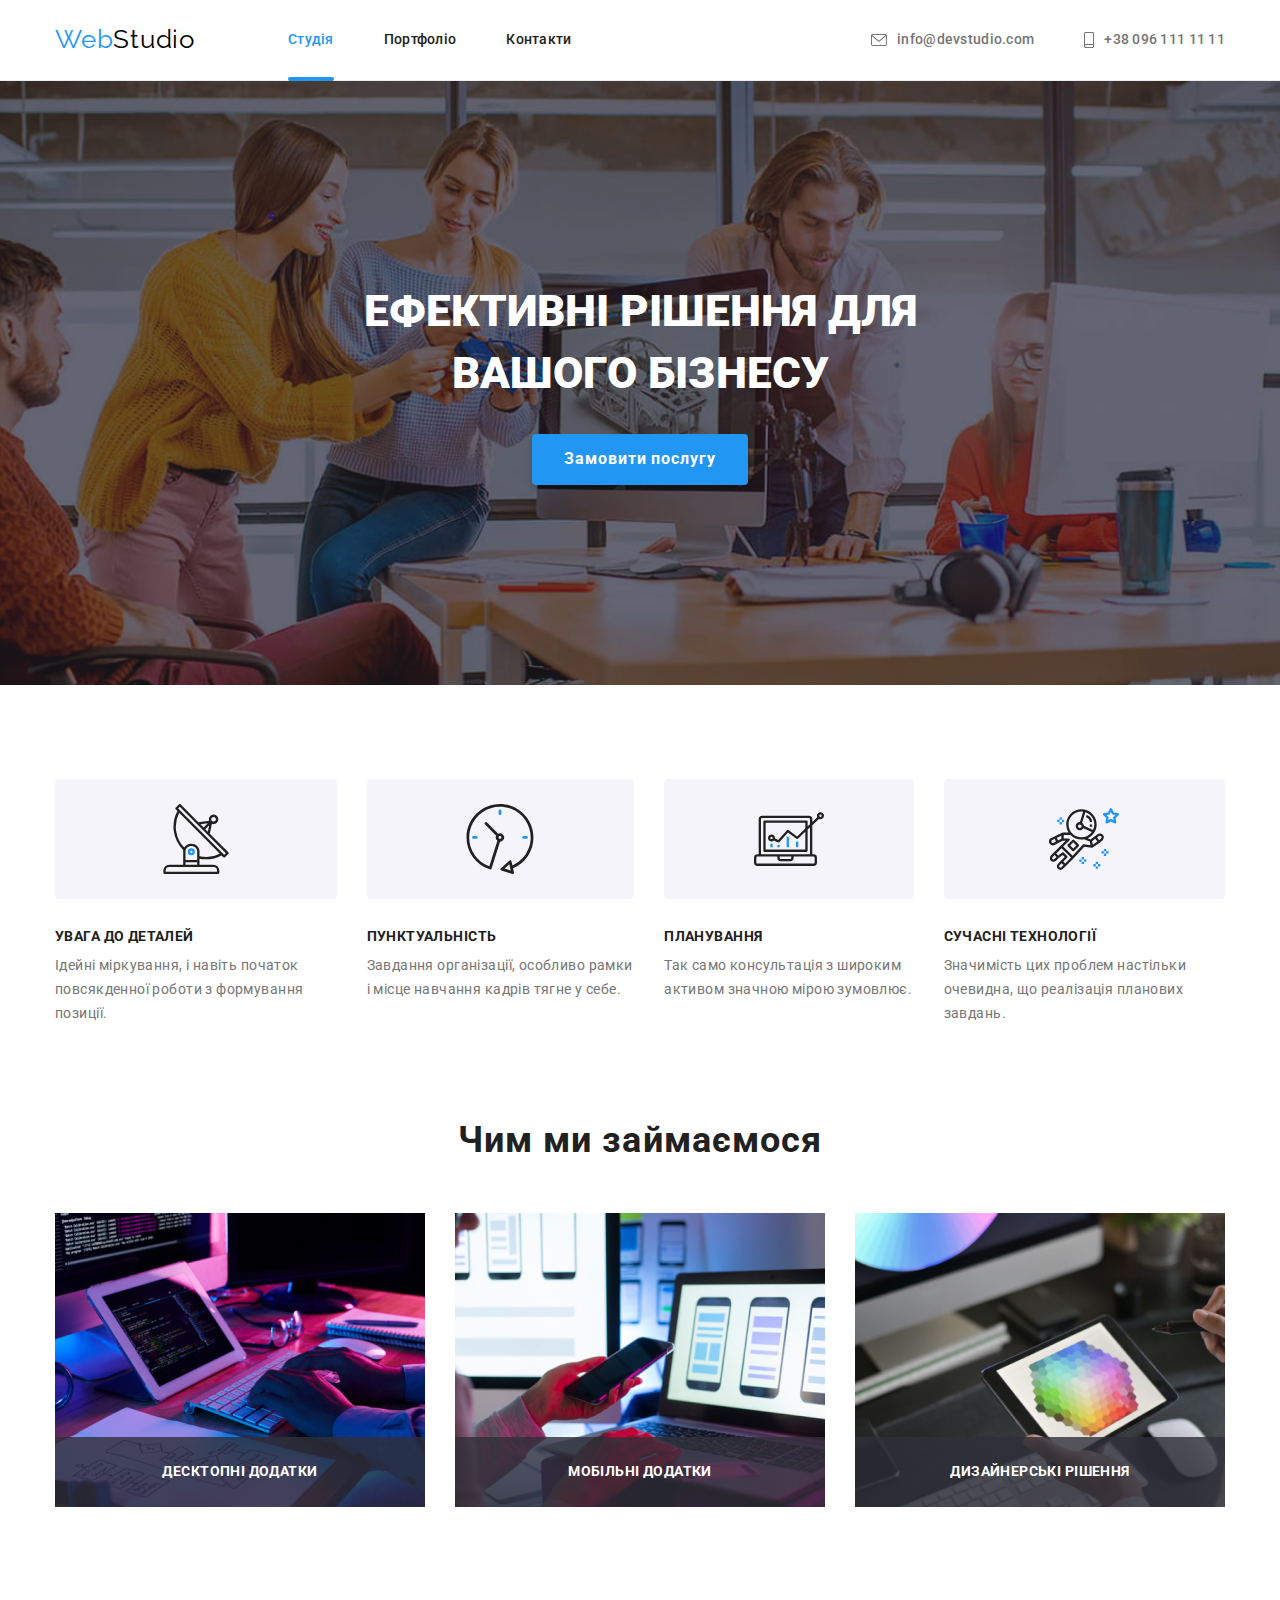
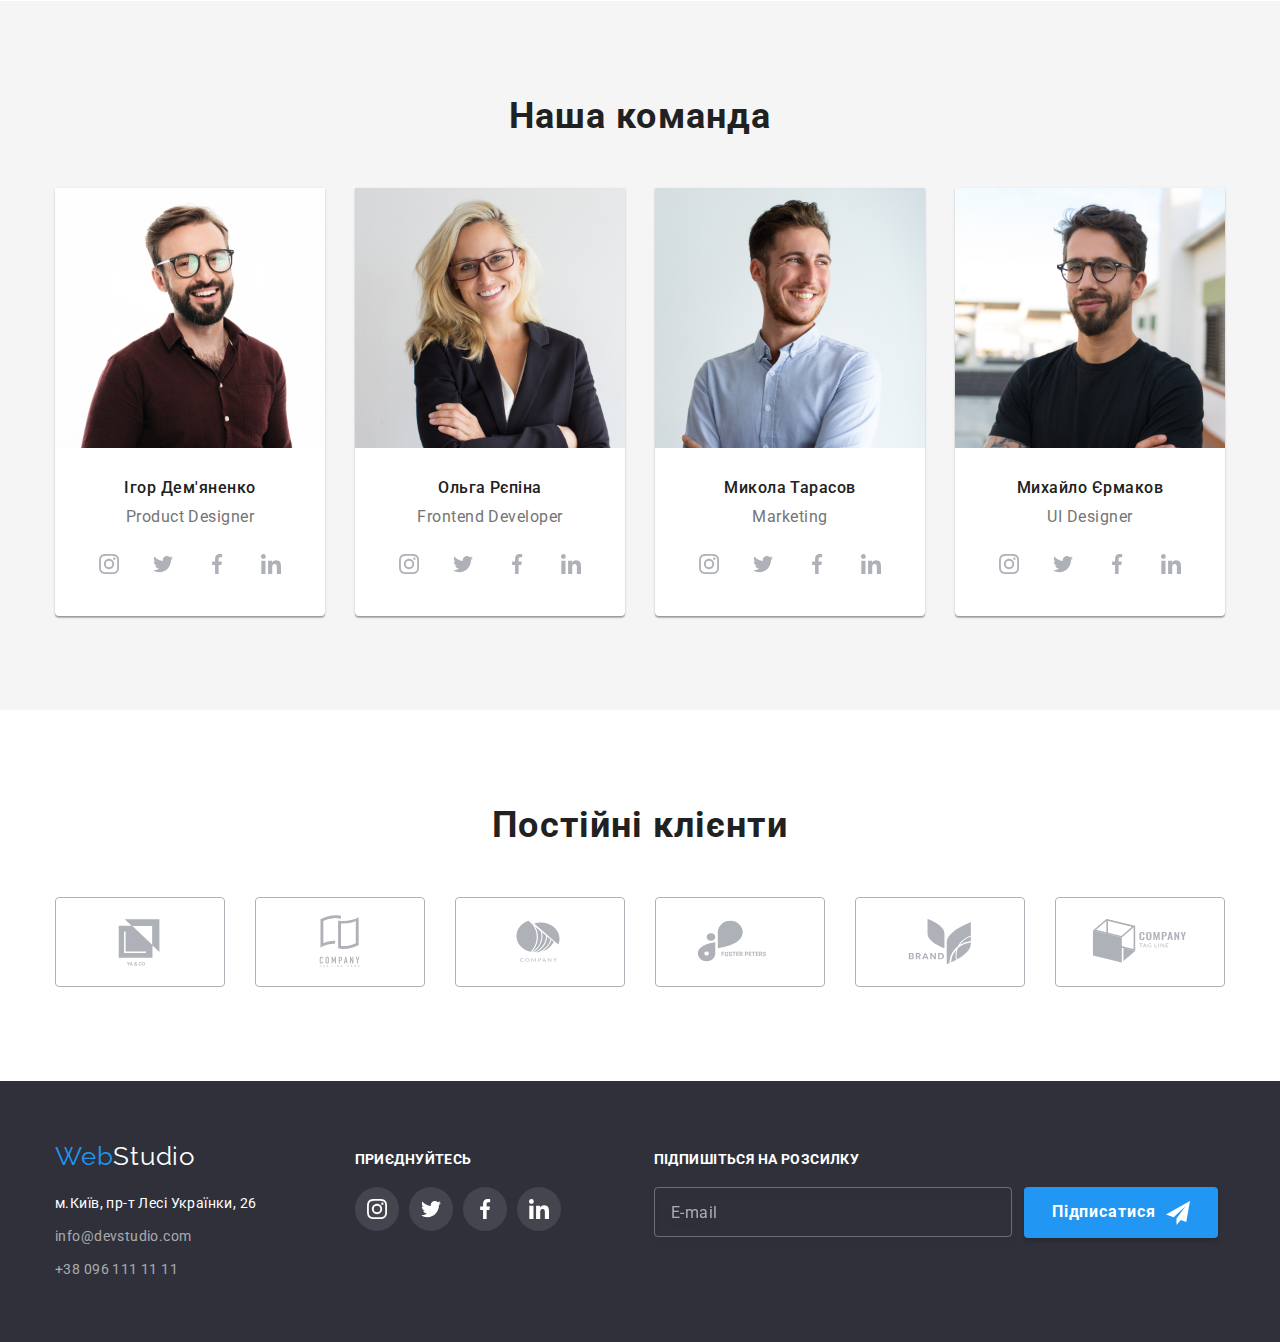
<file: index.html>
<!DOCTYPE html>
<html lang="en">
  <head>
    <meta charset="UTF-8" />
    <meta http-equiv="X-UA-Compatible" content="IE=edge" />
    <meta name="viewport" content="width=device-width, initial-scale=1.0" />
    <title>WebStudio | Студія</title>
    <link rel="preconnect" href="https://fonts.googleapis.com" />
    <link rel="preconnect" href="https://fonts.gstatic.com" crossorigin />
    <link
      href="https://fonts.googleapis.com/css2?family=Raleway:wght@700&family=Roboto:wght@400;500;700;900&display=swap"
      rel="stylesheet"
    />
    <link
      rel="stylesheet"
      href="https://cdnjs.cloudflare.com/ajax/libs/modern-normalize/1.1.0/modern-normalize.min.css"
    />
    <link rel="stylesheet" href="./css/common.css" />
    <link rel="stylesheet" href="./css/styles.css" />
  </head>
  <body>
    <header class="header">
      <div class="container header__container">
        <div class="logo">
          <a class="logo__text" href="./index.html">
            Web<span class="logo__header-studio">Studio</span>
          </a>
        </div>
        <nav class="nav">
          <ul class="nav__list list">
            <li class="nav__item">
              <a class="nav__link nav__link_current" href="./">Студія</a>
            </li>
            <li class="nav__item">
              <a class="nav__link" href="./portfolio.html">Портфоліо</a>
            </li>
            <li class="nav__item">
              <a class="nav__link" href="./">Контакти</a>
            </li>
          </ul>
        </nav>
        <div class="con">
          <ul class="con__list list">
            <li class="con__item">
              <a class="con__link" href="mailto:info@devstudio.com">
                <svg class="con__icon" width="16" height="12">
                  <use href="./images/sprite.svg#email"></use>
                </svg>
                info@devstudio.com</a
              >
            </li>
            <li class="con__item">
              <a class="con__link" href="tel:+380961111111"
                ><svg class="con__icon" width="10" height="16">
                  <use href="./images/sprite.svg#smartphone"></use>
                </svg>
                +38 096 111 11 11
              </a>
            </li>
          </ul>
        </div>
      </div>
    </header>
    <main class="main">
      <section class="hero">
        <div class="container">
          <h1 class="hero__title">Ефективні рішення для вашого бізнесу</h1>
          <button data-modal-open class="hero__button" type="button">
            Замовити послугу
          </button>
        </div>
      </section>
      <section class="benefits">
        <div class="container">
          <ul class="benefits__list list">
            <li class="benefits__item">
              <div class="icon">
                <svg class="icon__item" width="70" height="70">
                  <use href="./images/sprite.svg#antenna"></use>
                </svg>
              </div>
              <h2 class="benefits__title">Увага до деталей</h2>
              <p class="benefits__text">
                Ідейні міркування, і навіть початок повсякденної роботи з
                формування позиції.
              </p>
            </li>
            <li class="benefits__item">
              <div class="icon">
                <svg class="icon__item" width="70" height="70">
                  <use href="./images/sprite.svg#clock"></use>
                </svg>
              </div>
              <h2 class="benefits__title">Пунктуальність</h2>
              <p class="benefits__text">
                Завдання організації, особливо рамки і місце навчання кадрів
                тягне у себе.
              </p>
            </li>
            <li class="benefits__item">
              <div class="icon">
                <svg class="icon__item" width="70" height="70">
                  <use href="./images/sprite.svg#diagram"></use>
                </svg>
              </div>
              <h2 class="benefits__title">Планування</h2>
              <p class="benefits__text">
                Так само консультація з широким активом значною мірою зумовлює.
              </p>
            </li>
            <li class="benefits__item">
              <div class="icon">
                <svg class="icon__item" width="70" height="70">
                  <use href="./images/sprite.svg#astronaut"></use>
                </svg>
              </div>
              <h2 class="benefits__title">Сучасні технології</h2>
              <p class="benefits__text">
                Значимість цих проблем настільки очевидна, що реалізація
                планових завдань.
              </p>
            </li>
          </ul>
        </div>
      </section>
      <section class="section">
        <div class="container">
          <h2 class="section__title">Чим ми займаємося</h2>
          <ul class="section__list list">
            <li class="section__item">
              <div class="section__thumb">
                <h3 class="section__thumb-title">Десктопні додатки</h3>
              </div>
            </li>
            <li class="section__item">
              <div class="section__thumb">
                <h3 class="section__thumb-title">Мобільні додатки</h3>
              </div>
            </li>
            <li class="section__item">
              <div class="section__thumb">
                <h3 class="section__thumb-title">Дизайнерські рішення</h3>
              </div>
            </li>
          </ul>
        </div>
      </section>
      <section class="team">
        <div class="container">
          <h2 class="team__title">Наша команда</h2>
          <ul class="team__list list">
            <li class="team__card">
              <img src="./images/igor.jpg" alt="Ігор Дем'яненко" width="270" />
              <h2 class="team__name">Ігор Дем'яненко</h2>
              <p class="team__text">Product Designer</p>
              <ul class="team__social-list list">
                <li class="team__item">
                  <a class="team__social-link" href="./">
                    <svg class="team__social-icon" width="20" height="20">
                      <use href="./images/sprite.svg#instagram"></use>
                    </svg>
                  </a>
                </li>
                <li class="team__item">
                  <a class="team__social-link" href="./">
                    <svg class="team__social-icon" width="20" height="20">
                      <use href="./images/sprite.svg#twitter"></use>
                    </svg>
                  </a>
                </li>
                <li class="team__item">
                  <a class="team__social-link" href="./">
                    <svg class="team__social-icon" width="20" height="20">
                      <use href="./images/sprite.svg#facebook"></use>
                    </svg>
                  </a>
                </li>
                <li class="team__item">
                  <a class="team__social-link" href="./">
                    <svg class="team__social-icon" width="20" height="20">
                      <use href="./images/sprite.svg#linkedin"></use>
                    </svg>
                  </a>
                </li>
              </ul>
            </li>
            <li class="team__card">
              <img src="./images/olga.jpg" alt="Ольга Рєпіна" width="270" />
              <h2 class="team__name">Ольга Рєпіна</h2>
              <p class="team__text">Frontend Developer</p>
              <ul class="team__social-list list">
                <li class="team__item">
                  <a class="team__social-link" href="./">
                    <svg class="team__social-icon" width="20" height="20">
                      <use href="./images/sprite.svg#instagram"></use>
                    </svg>
                  </a>
                </li>
                <li class="team__item">
                  <a class="team__social-link" href="./">
                    <svg class="team__social-icon" width="20" height="20">
                      <use href="./images/sprite.svg#twitter"></use>
                    </svg>
                  </a>
                </li>
                <li class="team__item">
                  <a class="team__social-link" href="./">
                    <svg class="team__social-icon" width="20" height="20">
                      <use href="./images/sprite.svg#facebook"></use>
                    </svg>
                  </a>
                </li>
                <li class="team__item">
                  <a class="team__social-link" href="./">
                    <svg class="team__social-icon" width="20" height="20">
                      <use href="./images/sprite.svg#linkedin"></use>
                    </svg>
                  </a>
                </li>
              </ul>
            </li>
            <li class="team__card">
              <img src="./images/mykola.jpg" alt="Микола Тарасов" width="270" />
              <h2 class="team__name">Микола Тарасов</h2>
              <p class="team__text">Marketing</p>
              <ul class="team__social-list list">
                <li class="team__item">
                  <a class="team__social-link" href="./">
                    <svg class="team__social-icon" width="20" height="20">
                      <use href="./images/sprite.svg#instagram"></use>
                    </svg>
                  </a>
                </li>
                <li class="team__item">
                  <a class="team__social-link" href="./">
                    <svg class="team__social-icon" width="20" height="20">
                      <use href="./images/sprite.svg#twitter"></use>
                    </svg>
                  </a>
                </li>
                <li class="team__item">
                  <a class="team__social-link" href="./">
                    <svg class="team__social-icon" width="20" height="20">
                      <use href="./images/sprite.svg#facebook"></use>
                    </svg>
                  </a>
                </li>
                <li class="team__item">
                  <a class="team__social-link" href="./">
                    <svg class="team__social-icon" width="20" height="20">
                      <use href="./images/sprite.svg#linkedin"></use>
                    </svg>
                  </a>
                </li>
              </ul>
            </li>
            <li class="team__card">
              <img
                src="./images/mykhailo.jpg"
                alt="Михайло Єрмаков"
                width="270"
              />
              <h2 class="team__name">Михайло Єрмаков</h2>
              <p class="team__text">UI Designer</p>
              <ul class="team__social-list list">
                <li class="team__item">
                  <a class="team__social-link" href="./">
                    <svg class="team__social-icon" width="20" height="20">
                      <use href="./images/sprite.svg#instagram"></use>
                    </svg>
                  </a>
                </li>
                <li class="team__item">
                  <a class="team__social-link" href="./">
                    <svg class="team__social-icon" width="20" height="20">
                      <use href="./images/sprite.svg#twitter"></use>
                    </svg>
                  </a>
                </li>
                <li class="team__item">
                  <a class="team__social-link" href="./">
                    <svg class="team__social-icon" width="20" height="20">
                      <use href="./images/sprite.svg#facebook"></use>
                    </svg>
                  </a>
                </li>
                <li class="team__item">
                  <a class="team__social-link" href="./">
                    <svg class="team__social-icon" width="20" height="20">
                      <use href="./images/sprite.svg#linkedin"></use>
                    </svg>
                  </a>
                </li>
              </ul>
            </li>
          </ul>
        </div>
      </section>
      <section class="client">
        <div class="container">
          <h2 class="client__title">Постійні клієнти</h2>
          <ul class="client__list list">
            <li class="client__item">
              <a href="./" class="client__link">
                <svg class="client__icon" width="106" height="60">
                  <use href="./images/sprite.svg#client"></use>
                </svg>
              </a>
            </li>
            <li class="client__item">
              <a href="./" class="client__link">
                <svg class="client__icon" width="106" height="60">
                  <use href="./images/sprite.svg#client1"></use>
                </svg>
              </a>
            </li>
            <li class="client__item">
              <a href="./" class="client__link">
                <svg class="client__icon" width="106" height="60">
                  <use href="./images/sprite.svg#client2"></use>
                </svg>
              </a>
            </li>
            <li class="client__item">
              <a href="./" class="client__link">
                <svg class="client__icon" width="106" height="60">
                  <use href="./images/sprite.svg#client3"></use>
                </svg>
              </a>
            </li>
            <li class="client__item">
              <a href="./" class="client__link">
                <svg class="client__icon" width="106" height="60">
                  <use href="./images/sprite.svg#client4"></use>
                </svg>
              </a>
            </li>
            <li class="client__item">
              <a href="./" class="client__link">
                <svg class="client__icon" width="106" height="60">
                  <use href="./images/sprite.svg#client5"></use>
                </svg>
              </a>
            </li>
          </ul>
        </div>
      </section>
    </main>
    <footer class="footer">
      <div class="container">
        <div class="container__logo-address">
          <div class="logo">
            <a class="logo__text" href="./index.html">
              Web<span class="logo__footer-studio">Studio</span>
            </a>
          </div>
          <address class="address">
            <ul class="address__list list">
              <li class="address__item">
                <a
                  class="address__text map"
                  target="_blank"
                  href="https://goo.gl/maps/3csEusUE26N4QP277"
                  >м.Київ, пр-т Лесі Українки, 26
                </a>
              </li>
              <li class="address__item">
                <a class="address__text" href="mailto:info@devstudio.com">
                  info@devstudio.com
                </a>
              </li>
              <li class="address__item">
                <a class="address__text" href="tel:+380961111111">
                  +38 096 111 11 11
                </a>
              </li>
            </ul>
          </address>
        </div>
        <div class="social">
          <h2 class="social__title">Приєднуйтесь</h2>
          <ul class="social__list list">
            <li class="social__item" aria-label="Instagram">
              <a class="social__link" target="_blank" href="./">
                <svg class="social__icon" width="20" height="20">
                  <use href="./images/sprite.svg#instagram"></use>
                </svg>
              </a>
            </li>
            <li class="social__item" aria-label="Twitter">
              <a class="social__link" target="_blank" href="./">
                <svg class="social__icon" width="20" height="20">
                  <use href="./images/sprite.svg#twitter"></use>
                </svg>
              </a>
            </li>
            <li class="social__item" aria-label="Facebook">
              <a class="social__link" target="_blank" href="./">
                <svg class="social__icon" width="20" height="20">
                  <use href="./images/sprite.svg#facebook"></use>
                </svg>
              </a>
            </li>
            <li class="social__item" aria-label="LinkedIn">
              <a class="social__link" target="_blank" href="./">
                <svg class="social__icon" width="20" height="20">
                  <use href="./images/sprite.svg#linkedin"></use>
                </svg>
              </a>
            </li>
          </ul>
        </div>
        <div class="subscribe">
          <label class="subscribe__label" for="subscribe_email">
            Підпишіться на розсилку
          </label>
          <form class="subscribe__form js-speaker-form">
            <ul class="subscribe__list list">
              <li class="subscribe__item">
                <input
                  class="subscribe__input"
                  type="email"
                  name="subscribe_email"
                  id="subscribe_email"
                  placeholder="E-mail"
                />
              </li>
              <li class="subscribe__item">
                <button type="submit" class="subscribe__button">
                  Підписатися
                  <svg class="subscribe__icon" width="24" height="24">
                    <use href="./images/sprite.svg#sub-icon"></use>
                  </svg>
                </button>
              </li>
            </ul>
          </form>
        </div>
      </div>
    </footer>
    <div data-modal class="backdrop backdrop__hidden">
      <div class="modal">
        <div class="modal__container">
          <button
            data-modal-close
            aria-label="Закрити"
            class="modal-button__close"
          >
            <svg class="modal__cross" width="11" height="11">
              <use href="./images/sprite.svg#cross"></use>
            </svg>
          </button>
          <b class="modal__title">Залиште свої дані, ми вам передзвонимо</b>
          <form class="modal-form js-speaker-form">
            <div class="modal-form__group">
              <div class="modal-form__item">
                <input
                  class="modal-form__area"
                  type="text"
                  name="name"
                  id="name"
                  autocomplete="off"
                />
                <label class="modal-form__label" for="name">Ім'я</label>
                <svg class="modal-form__icon" width="18" height="18">
                  <use href="./images/sprite.svg#form-icon-user"></use>
                </svg>
              </div>
              <div class="modal-form__item">
                <input
                  class="modal-form__area"
                  type="tel"
                  name="tel"
                  id="tel"
                  autofill="off"
                  autocomplete="off"
                />
                <label class="modal-form__label" for="tel">Телефон</label>
                <svg class="modal-form__icon" width="18" height="18">
                  <use href="./images/sprite.svg#form-icon-phone"></use>
                </svg>
              </div>
              <div class="modal-form__item">
                <input
                  class="modal-form__area"
                  type="email"
                  name="email"
                  id="email"
                  autocomplete="off"
                />
                <label class="modal-form__label" for="email">Пошта</label>
                <svg class="modal-form__icon" width="18" height="18">
                  <use href="./images/sprite.svg#form-icon-mail"></use>
                </svg>
              </div>
              <div class="modal-form__item">
                <label class="modal-form__label" for="comment">Коментар</label>
                <textarea
                  class="modal-form__area modal-form__area_biggest"
                  name="comment"
                  id="comment"
                  rows="15"
                  placeholder="Введіть текст"
                  minlength="40"
                  autocomplete="off"
                ></textarea>
              </div>
              <div class="modal-form__item">
                <label class="modal-form__terms">
                  <input
                    type="checkbox"
                    name="checkbox"
                    class="modal-form__checkbox"
                  />
                  <span class="modal-form__checkbox-icon"
                    ><svg class="modal-form__icon-check" width="13" height="13">
                      <use href="./images/sprite.svg#icon-check"></use>
                    </svg>
                  </span>
                  Погоджуюся з розсилкою та приймаю&nbsp
                  <a href="./" class="modal-form__link">Умови договору</a>
                </label>
              </div>
            </div>
            <button type="submit" class="modal-button__submit">
              Відправити
            </button>
          </form>
        </div>
      </div>
    </div>
    <script src="./js/speaker.js"></script>
    <!-- <script src="./js/paddingforbody.js"></script> -->
    <script src="./js/modal.js"></script>
  </body>
</html>
</file>
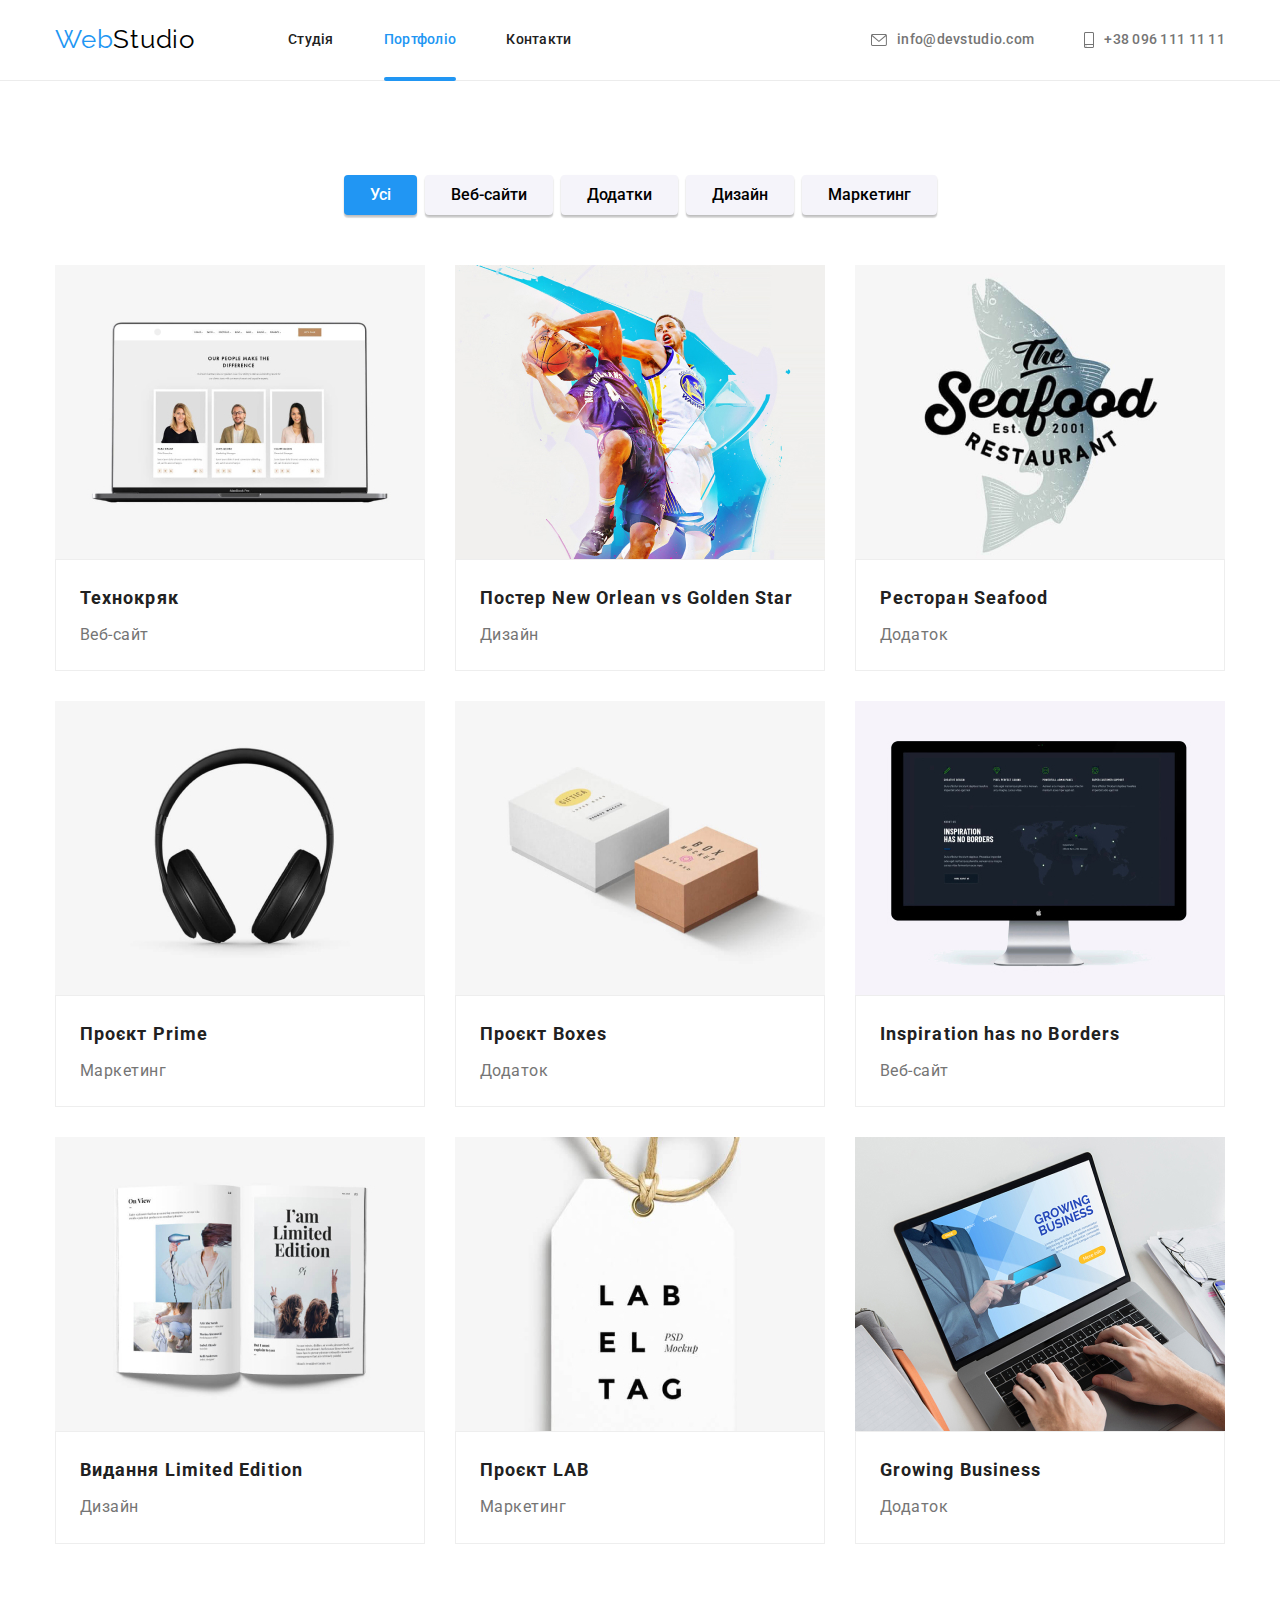
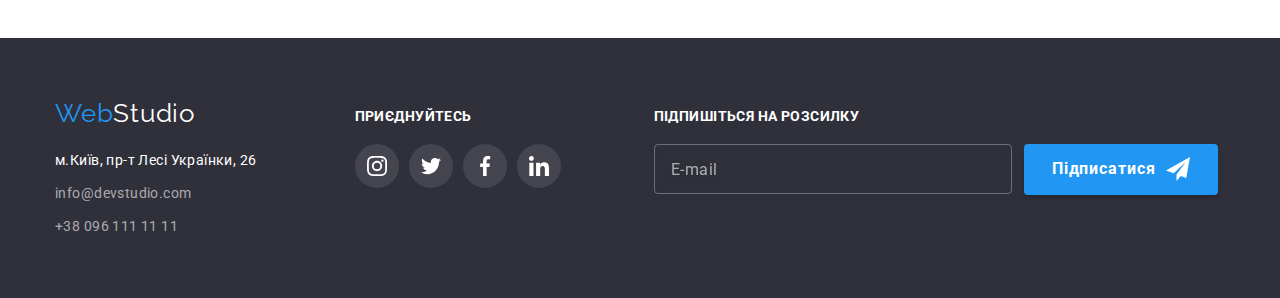
<file: portfolio.html>
<!DOCTYPE html>
<html lang="en">
  <head>
    <meta charset="UTF-8" />
    <meta http-equiv="X-UA-Compatible" content="IE=edge" />
    <meta name="viewport" content="width=device-width, initial-scale=1.0" />
    <title>WebStudio | Портфоліо</title>
    <link rel="preconnect" href="https://fonts.googleapis.com" />
    <link rel="preconnect" href="https://fonts.gstatic.com" crossorigin />
    <link
      href="https://fonts.googleapis.com/css2?family=Raleway:wght@700&family=Roboto:wght@400;500;700;900&display=swap"
      rel="stylesheet"
    />
    <link
      rel="stylesheet"
      href="https://cdnjs.cloudflare.com/ajax/libs/modern-normalize/1.1.0/modern-normalize.min.css"
    />
    <link rel="stylesheet" href="./css/common.css" />
    <link rel="stylesheet" href="./css/portfolio.css" />
  </head>
  <body>
    <header class="header">
      <div class="container header__container">
        <div class="logo">
          <a class="logo__text" href="./index.html">
            Web<span class="logo__header-studio">Studio</span>
          </a>
        </div>
        <nav class="nav">
          <ul class="nav__list list">
            <li class="nav__item">
              <a class="nav__link" href="./">Студія</a>
            </li>
            <li class="nav__item">
              <a class="nav__link nav__link_current" href="./portfolio.html"
                >Портфоліо</a
              >
            </li>
            <li class="nav__item">
              <a class="nav__link" href="./">Контакти</a>
            </li>
          </ul>
        </nav>
        <div class="con">
          <ul class="con__list list">
            <li class="con__item">
              <a class="con__link" href="mailto:info@devstudio.com">
                <svg class="con__icon" width="16" height="12">
                  <use href="./images/sprite.svg#email"></use>
                </svg>
                info@devstudio.com</a
              >
            </li>
            <li class="con__item">
              <a class="con__link" href="tel:+380961111111"
                ><svg class="con__icon" width="10" height="16">
                  <use href="./images/sprite.svg#smartphone"></use>
                </svg>
                +38 096 111 11 11
              </a>
            </li>
          </ul>
        </div>
      </div>
    </header>
    <main>
      <section class="portfolio">
        <div class="container">
          <ul class="filter__list list">
            <li class="filter__item">
              <button
                class="filter__button filter__button_current"
                type="button"
              >
                Усі
              </button>
            </li>
            <li class="filter__item">
              <button class="filter__button" type="button">Веб-сайти</button>
            </li>
            <li class="filter__item">
              <button class="filter__button" type="button">Додатки</button>
            </li>
            <li class="filter__item">
              <button class="filter__button" type="button">Дизайн</button>
            </li>
            <li class="filter__item">
              <button class="filter__button" type="button">Маркетинг</button>
            </li>
          </ul>
          <ul class="portfolio__list list">
            <li class="portfolio__item">
              <a class="portfolio__link" href="./">
                <div class="portfolio__link_thumb">
                  <img src="./images/laptop.jpg" alt="Ноутбук" width="370" />
                  <p class="portfolio__link_overlay-content">
                    Ресурс пропонує комплексні пропозиції з різним рівнем
                    функціоналу та сервісів. Все це дозволить відвідувачу
                    отримати вичерпні відомості про компанію чи приватну особу.
                  </p>
                </div>
                <div class="portfolio__card">
                  <h2 class="portfolio__title">Технокряк</h2>
                  <p class="portfolio__text">Веб-сайт</p>
                </div>
              </a>
            </li>
            <li class="portfolio__item">
              <a class="portfolio__link" href="./">
                <div class="portfolio__link_thumb">
                  <img
                    src="./images/players.jpg"
                    alt="Гравці у баскетбол"
                    width="370"
                  />
                  <p class="portfolio__link_overlay-content">
                    Ресурс пропонує комплексні пропозиції з різним рівнем
                    функціоналу та сервісів. Все це дозволить відвідувачу
                    отримати вичерпні відомості про компанію чи приватну особу.
                  </p>
                </div>
                <div class="portfolio__card">
                  <h2 class="portfolio__title">
                    Постер New Orlean vs Golden Star
                  </h2>
                  <p class="portfolio__text">Дизайн</p>
                </div>
              </a>
            </li>
            <li class="portfolio__item">
              <a class="portfolio__link" href="./">
                <div class="portfolio__link_thumb">
                  <img src="./images/seafood.jpg" alt="Ресторан" width="370" />
                  <p class="portfolio__link_overlay-content">
                    Ресурс пропонує комплексні пропозиції з різним рівнем
                    функціоналу та сервісів. Все це дозволить відвідувачу
                    отримати вичерпні відомості про компанію чи приватну особу.
                  </p>
                </div>
                <div class="portfolio__card">
                  <h2 class="portfolio__title">Ресторан Seafood</h2>
                  <p class="portfolio__text">Додаток</p>
                </div>
              </a>
            </li>
            <li class="portfolio__item">
              <a class="portfolio__link" href="./">
                <div class="portfolio__link_thumb">
                  <img
                    src="./images/headphones.jpg"
                    alt="Навушники"
                    width="370"
                  />
                  <p class="portfolio__link_overlay-content">
                    Ресурс пропонує комплексні пропозиції з різним рівнем
                    функціоналу та сервісів. Все це дозволить відвідувачу
                    отримати вичерпні відомості про компанію чи приватну особу.
                  </p>
                </div>
                <div class="portfolio__card">
                  <h2 class="portfolio__title">Проєкт Prime</h2>
                  <p class="portfolio__text">Маркетинг</p>
                </div>
              </a>
            </li>
            <li class="portfolio__item">
              <a class="portfolio__link" href="./">
                <div class="portfolio__link_thumb">
                  <img src="./images/box.jpg" alt="Коробки" width="370" />
                  <p class="portfolio__link_overlay-content">
                    Ресурс пропонує комплексні пропозиції з різним рівнем
                    функціоналу та сервісів. Все це дозволить відвідувачу
                    отримати вичерпні відомості про компанію чи приватну особу.
                  </p>
                </div>
                <div class="portfolio__card">
                  <h2 class="portfolio__title">Проєкт Boxes</h2>
                  <p class="portfolio__text">Додаток</p>
                </div>
              </a>
            </li>
            <li class="portfolio__item">
              <a class="portfolio__link" href="./">
                <div class="portfolio__link_thumb">
                  <img src="./images/mac.jpg" alt="Мак" width="370" />
                  <p class="portfolio__link_overlay-content">
                    Ресурс пропонує комплексні пропозиції з різним рівнем
                    функціоналу та сервісів. Все це дозволить відвідувачу
                    отримати вичерпні відомості про компанію чи приватну особу.
                  </p>
                </div>
                <div class="portfolio__card">
                  <h2 class="portfolio__title">Inspiration has no Borders</h2>
                  <p class="portfolio__text">Веб-сайт</p>
                </div>
              </a>
            </li>
            <li class="portfolio__item">
              <a class="portfolio__link" href="./">
                <div class="portfolio__link_thumb">
                  <img src="./images/book.jpg" alt="Книга" width="370" />
                  <p class="portfolio__link_overlay-content">
                    Ресурс пропонує комплексні пропозиції з різним рівнем
                    функціоналу та сервісів. Все це дозволить відвідувачу
                    отримати вичерпні відомості про компанію чи приватну особу.
                  </p>
                </div>
                <div class="portfolio__card">
                  <h2 class="portfolio__title">Видання Limited Edition</h2>
                  <p class="portfolio__text">Дизайн</p>
                </div>
              </a>
            </li>
            <li class="portfolio__item">
              <a class="portfolio__link" href="./">
                <div class="portfolio__link_thumb">
                  <img src="./images/labeltag.jpg" alt="Бірка" width="370" />
                  <p class="portfolio__link_overlay-content">
                    Ресурс пропонує комплексні пропозиції з різним рівнем
                    функціоналу та сервісів. Все це дозволить відвідувачу
                    отримати вичерпні відомості про компанію чи приватну особу.
                  </p>
                </div>
                <div class="portfolio__card">
                  <h2 class="portfolio__title">Проєкт LAB</h2>
                  <p class="portfolio__text">Маркетинг</p>
                </div>
              </a>
            </li>
            <li class="portfolio__item">
              <a class="portfolio__link" href="./">
                <div class="portfolio__link_thumb">
                  <img
                    src="./images/desktop.jpg"
                    alt="Робочий стіл"
                    width="370"
                  />
                  <p class="portfolio__link_overlay-content">
                    Ресурс пропонує комплексні пропозиції з різним рівнем
                    функціоналу та сервісів. Все це дозволить відвідувачу
                    отримати вичерпні відомості про компанію чи приватну особу.
                  </p>
                </div>
                <div class="portfolio__card">
                  <h2 class="portfolio__title">Growing Business</h2>
                  <p class="portfolio__text">Додаток</p>
                </div>
              </a>
            </li>
          </ul>
        </div>
      </section>
    </main>
    <footer class="footer">
      <div class="container">
        <div class="container__logo-address">
          <div class="logo">
            <a class="logo__text" href="./index.html">
              Web<span class="logo__footer-studio">Studio</span>
            </a>
          </div>
          <address class="address">
            <ul class="address__list list">
              <li class="address__item">
                <a
                  class="address__text map"
                  target="_blank"
                  href="https://goo.gl/maps/3csEusUE26N4QP277"
                  >м.Київ, пр-т Лесі Українки, 26
                </a>
              </li>
              <li class="address__item">
                <a class="address__text" href="mailto:info@devstudio.com">
                  info@devstudio.com
                </a>
              </li>
              <li class="address__item">
                <a class="address__text" href="tel:+380961111111">
                  +38 096 111 11 11
                </a>
              </li>
            </ul>
          </address>
        </div>
        <div class="social">
          <h2 class="social__title">Приєднуйтесь</h2>
          <ul class="social__list list">
            <li class="social__item" aria-label="Instagram">
              <a class="social__link" target="_blank" href="./">
                <svg class="social__icon" width="20" height="20">
                  <use href="./images/sprite.svg#instagram"></use>
                </svg>
              </a>
            </li>
            <li class="social__item" aria-label="Twitter">
              <a class="social__link" target="_blank" href="./">
                <svg class="social__icon" width="20" height="20">
                  <use href="./images/sprite.svg#twitter"></use>
                </svg>
              </a>
            </li>
            <li class="social__item" aria-label="Facebook">
              <a class="social__link" target="_blank" href="./">
                <svg class="social__icon" width="20" height="20">
                  <use href="./images/sprite.svg#facebook"></use>
                </svg>
              </a>
            </li>
            <li class="social__item" aria-label="LinkedIn">
              <a class="social__link" target="_blank" href="./">
                <svg class="social__icon" width="20" height="20">
                  <use href="./images/sprite.svg#linkedin"></use>
                </svg>
              </a>
            </li>
          </ul>
        </div>
        <div class="subscribe">
          <label class="subscribe__label" for="subscribe_email">
            Підпишіться на розсилку
          </label>
          <form class="subscribe__form js-speaker-form">
            <ul class="subscribe__list list">
              <li class="subscribe__item">
                <input
                  class="subscribe__input"
                  type="email"
                  name="subscribe_email"
                  id="subscribe_email"
                  placeholder="E-mail"
                />
              </li>
              <li class="subscribe__item">
                <button type="submit" class="subscribe__button">
                  Підписатися
                  <svg class="subscribe__icon" width="24" height="24">
                    <use href="./images/sprite.svg#sub-icon"></use>
                  </svg>
                </button>
              </li>
            </ul>
          </form>
        </div>
      </div>
    </footer>
    <!-- <script src="./js/paddingforbody.js"></script> -->
  </body>
</html>
</file>
<file: css/common.css>
:root {
  --primary-text-color: #757575;
  --title-text-color: #212121;
  --accent-color: #2196f3;
  --primary-bg-color: #f5f5f5;
  --primary-white-color: #ffffff;
  --primary-black-color: #000000;
  --primary-footer-text-color: rgba(255, 255, 255, 0.6);
  --primary-filter-bg-color: #f5f4fa;
  --primary-footer-bg-color: #2f303a;
  --primary-item-bg-color: #eeeeee;
  --primary-line-color: #ececec;
  --primary-hero-bg-color: #c4c4c4;
  --hero-shadow: rgba(47, 48, 58, 0.4);
  --icon-bg-color: rgba(255, 255, 255, 0.1);
  --soc-icons-color: #afb1b8;
  --backdrop-color: rgba(0, 0, 0, 0.2);
  --placeholder-color: rgba(117, 117, 117, 0.5);
}

body {
  color: var(--title-text-color);
  background-color: var(--primary-bg-color);
  font-family: "Roboto", sans-serif;
  margin: 0;
}

h1,
h2,
h3,
h4,
h5,
h6,
p {
  margin: 0;
}

img {
  display: block;
}

.container {
  width: 1200px;
  padding: 0 15px;
  margin: 0 auto;
}

/* Header */

.header {
  /* Fixed header */

  /* position: fixed;
  width: 100%;
  z-index: 1;
  top: 0; */
  background-color: var(--primary-white-color);
  border-bottom: 1px solid var(--primary-line-color);
}

/* Footer */

.footer {
  background-color: var(--primary-footer-bg-color);
  padding: 60px 0;
}

/* Logo */

.logo__text {
  color: var(--accent-color);
  font-family: "Raleway", sans-serif;
  font-size: 26px;
  line-height: 1.2;
  letter-spacing: 0.03em;
  text-decoration: none;
}

.logo__header-studio {
  color: var(--primary-black-color);
}

.logo__footer-studio {
  color: var(--primary-white-color);
}

.logo__footer-studio,
.logo__header-studio {
  transition: color 250ms cubic-bezier(0.4, 0, 0.2, 1);
}

.logo__text:hover > .logo__header-studio,
.logo__text:focus > .logo__header-studio,
.logo__text:hover > .logo__footer-studio,
.logo__text:focus > .logo__footer-studio {
  color: var(--accent-color);
}

/* List */

.list {
  padding: 0;
  margin: 0;
  list-style: none;
  font-style: normal;
}

/* Site nav */

.container.header__container {
  display: flex;
  align-items: center;
}

.nav__list {
  display: flex;
  margin-left: 93px;
}

.nav__item:not(:last-child),
.con__item:not(:last-child) {
  margin-right: 50px;
}

.nav__list .nav__link {
  display: block;
  color: var(--title-text-color);
  font-weight: 500;
  font-size: 14px;
  line-height: 1.1;
  letter-spacing: 0.02em;
  text-decoration: none;
  padding: 32px 0;
}

.nav__link,
.con__link {
  transition: color 250ms cubic-bezier(0.4, 0, 0.2, 1);
}

.nav__link:hover,
.nav__link:focus,
.nav__link.nav__link_current {
  color: var(--accent-color);
}

.nav__link_current {
  position: relative;
}

.nav__link_current::after {
  content: "";
  position: absolute;
  bottom: -2%;
  left: 0;

  display: inline-block;

  width: 100%;
  height: 4px;

  border-radius: 4px;

  background-color: var(--accent-color);
}

/* .nav__link.nav__link_current {
  border-bottom: 4px solid var(--accent-color);
  border-bottom-left-radius: 2px;
  border-bottom-right-radius: 2px;
} */

/* Con nav */

.con,
.con__list {
  display: flex;
  margin-left: auto;
}

.con__link {
  display: flex;
  align-items: center;
  color: var(--primary-text-color);
  font-weight: 500;
  font-size: 14px;
  line-height: 1.1;
  letter-spacing: 0.02em;
  text-decoration: none;
  padding: 32px 0;
}

.con__link:hover,
.con__link:focus {
  color: var(--accent-color);
}

.con__item {
  display: flex;
  align-items: center;
}

.con__icon {
  fill: currentColor;
  margin-right: 10px;
}

/* Address */

.address {
  margin-top: 20px;
}

.address__item {
  margin-top: 9px;
}

.address .address__text {
  color: var(--primary-footer-text-color);
  font-size: 14px;
  line-height: 1.7;
  letter-spacing: 0.03em;
  text-decoration: none;

  transition: color 250ms cubic-bezier(0.4, 0, 0.2, 1);
}

.address__text.map {
  color: var(--primary-white-color);
}

.address .address__text:hover,
.address .address__text:focus {
  color: var(--accent-color);
}

/* FOOTER-SOCIALS */

.social {
  margin-top: 11px;
  margin-left: 98px;
  margin-right: 93px;
}

.footer .container {
  display: flex;
}

.social__title,
.subscribe__label {
  color: var(--primary-white-color);
  font-size: 14px;
  line-height: 1.1;
  letter-spacing: 0.03em;
  text-transform: uppercase;
  margin-bottom: 20px;
}

.social__list {
  display: flex;
}

.social__item:not(:last-child) {
  margin-right: 10px;
}

.social__icon {
  fill: var(--primary-white-color);
}

.social__link {
  display: flex;
  justify-content: center;
  align-items: center;
  width: 44px;
  height: 44px;
  border-radius: 50%;
  background-color: var(--icon-bg-color);
  cursor: pointer;

  transition: background-color 250ms cubic-bezier(0.4, 0, 0.2, 1);
}

.social__link:hover,
.social__link:focus {
  background-color: var(--accent-color);
}

.subscribe {
  display: flex;
  flex-direction: column;

  margin-top: 11px;
}

.subscribe__list {
  display: flex;
}

.subscribe__item:not(:last-child) {
  margin-right: 12px;
}

.subscribe__item input::placeholder {
  color: rgba(255, 255, 255, 0.6);
  font-size: 16px;
  line-height: 1.25;
  letter-spacing: 0.03em;
}

.subscribe__label {
  font-weight: 700;
}

.subscribe__input {
  color: var(--primary-white-color);

  width: 358px;
  height: 50px;

  padding: 15px 16px;

  outline: 0;

  background-color: transparent;

  border: 1px solid rgba(255, 255, 255, 0.3);
  border-radius: 4px;

  filter: drop-shadow(0px 4px 4px rgba(0, 0, 0, 0.15));
}

.subscribe__button {
  display: flex;
  align-items: center;
  color: var(--primary-white-color);
  background-color: var(--accent-color);
  font-weight: 700;
  font-size: 16px;
  line-height: 1.9;
  font-family: inherit;
  letter-spacing: 0.06em;

  box-shadow: 0px 4px 4px rgba(0, 0, 0, 0.15);

  padding: 10px 28px;

  border: transparent;
  border-radius: 4px;

  cursor: pointer;
}

.subscribe__icon {
  fill: currentColor;
  color: var(--primary-white-color);

  margin-left: 10px;
}

/* ... */
</file>
<file: css/styles.css>
/* Hero */

.hero {
  position: relative;
  display: flex;

  max-width: 1600px;
  margin: 0 auto;
  padding: 200px 0;

  background-color: var(--primary-hero-bg-color);
  background-image: url(../images/teamwork.jpg);
  background-position: center;
  background-repeat: no-repeat;
  background-size: cover;
  text-align: center;
}

.hero .container {
  position: relative;
}

.hero::before {
  display: inline-flex;

  content: "";

  position: absolute;

  width: 100%;
  height: 100%;

  top: 0;
  left: 0;

  background-color: var(--hero-shadow);
}

.hero__title {
  color: var(--primary-white-color);
  font-weight: 900;
  font-size: 44px;
  line-height: 1.4;
  text-transform: uppercase;

  width: 696px;

  margin: 0 auto;
}

/* Hero button */

.hero__button {
  color: var(--primary-white-color);

  background-color: var(--accent-color);

  border: transparent;
  border-radius: 4px;

  font-weight: 700;
  font-size: 16px;
  line-height: 1.9;
  letter-spacing: 0.06em;
  font-family: inherit;

  cursor: pointer;

  padding: 10px 32px;
  margin: 30px auto 0 auto;

  box-shadow: 0px 4px 4px rgba(0, 0, 0, 0.15);

  transition: color 250ms cubic-bezier(0.4, 0, 0.2, 1),
    background-color 250ms cubic-bezier(0.4, 0, 0.2, 1);
}

.hero__button:hover,
.hero__button:focus {
  background-color: var(--primary-filter-bg-color);
  color: var(--title-text-color);
}

.section__title,
.team__title,
.client__title {
  color: var(--title-text-color);
  font-size: 36px;
  line-height: 1.2;
  letter-spacing: 0.03em;
  text-align: center;
  margin-bottom: 50px;
  margin-top: 0;
}

/* Benefits */

.benefits {
  background-color: var(--primary-white-color);
  padding-top: 94px;
  padding-bottom: 94px;
}

.benefits__list {
  display: flex;
}

.benefits__item:not(:last-child) {
  margin-right: 30px;
}

.icon {
  display: flex;
  background-color: var(--primary-filter-bg-color);
  height: 120px;
  border-radius: 4px;
  margin-bottom: 30px;
  justify-content: center;
  align-items: center;
}

.benefits__title {
  color: var(--title-text-color);
  font-size: 14px;
  line-height: 1.1;
  letter-spacing: 0.03em;
  text-transform: uppercase;

  margin: 0 0 10px 0;
}

.benefits__text {
  color: var(--primary-text-color);
  font-size: 14px;
  line-height: 1.7;
  letter-spacing: 0.03em;
  margin: 0;
}

/* Do list */

.section {
  background-color: var(--primary-white-color);
  padding-bottom: 94px;
}

.section__list {
  display: flex;
}

.section__item {
  position: relative;

  display: block;
  width: 370px;
  height: 294px;
}

.section__thumb {
  position: absolute;
  bottom: 0;

  width: 370px;
  height: 70px;
  background-color: rgba(47, 48, 58, 0.8);
}

.section__thumb-title {
  position: absolute;
  left: 50%;
  top: 50%;
  transform: translate(-50%, -50%);

  color: var(--primary-white-color);
  font-size: 14px;
  line-height: 1.1;
  letter-spacing: 0.03em;
  text-transform: uppercase;
}

.section__item:not(:last-child) {
  margin-right: 30px;
}

.section__item:nth-child(1) {
  background-image: url(../images/neondesktop.jpg);
}

.section__item:nth-child(2) {
  background-image: url(../images/phonedesktop.jpg);
}

.section__item:nth-child(3) {
  background-image: url(../images/rgbdesktop.jpg);
}

/* Team */

.team {
  padding-top: 94px;
  padding-bottom: 94px;
}

.team__card {
  background-color: var(--primary-white-color);
  height: 428px;
  text-align: center;
  border-radius: 0 0 4px 4px;
  box-shadow: 0px 1px 3px rgba(0, 0, 0, 0.12), 0px 1px 1px rgba(0, 0, 0, 0.14),
    0px 2px 1px rgba(0, 0, 0, 0.2);
}

.team__card:not(:last-child) {
  margin-right: 30px;
}
.team__text {
  color: var(--primary-text-color);
  font-size: 16px;
  line-height: 1.2;
  letter-spacing: 0.03em;
  margin-top: 0;
}

.team__name {
  color: var(--title-text-color);
  font-weight: 500;
  font-size: 16px;
  line-height: 1.2;
  letter-spacing: 0.03em;
  margin-top: 30px;
  margin-bottom: 10px;
}

.team__list {
  display: flex;
  margin: 0 auto;
}

/* TEAM-SOCIALS */

.team__social-list {
  display: flex;
  justify-content: center;
  margin-bottom: 30px;
  margin-top: 16px;
}

.team__social-link {
  display: flex;
  width: 44px;
  height: 44px;
  justify-content: center;
  align-items: center;
  border-radius: 50%;
  color: var(--soc-icons-color);
  background-color: var(--primary-white-color);

  transition: color 250ms cubic-bezier(0.4, 0, 0.2, 1),
    background-color 250ms cubic-bezier(0.4, 0, 0.2, 1);
}

.team__social-icon {
  fill: currentColor;
}

.team__item:not(:last-child) {
  margin-right: 10px;
}

.team__social-link:hover,
.team__social-link:focus {
  background-color: var(--accent-color);
  color: var(--primary-white-color);
}

/* CLIENTS */

.client {
  padding: 94px 0;
  background-color: var(--primary-white-color);
}

.client__list {
  display: flex;
  justify-content: center;
}

.client__link {
  display: flex;
  justify-content: center;
  align-items: center;
  width: 170px;
  height: 90px;
  border: 1px solid var(--soc-icons-color);
  border-radius: 4px;
  color: var(--soc-icons-color);

  transition: color 250ms cubic-bezier(0.4, 0, 0.2, 1),
    background-color 250ms cubic-bezier(0.4, 0, 0.2, 1);
}

.client__item:not(:last-child) {
  margin-right: 30px;
}

.client__icon {
  fill: currentColor;
}

.client__link:hover,
.client__link:focus {
  border-color: var(--accent-color);
  color: var(--accent-color);
}

/* Backdrop */

.backdrop {
  position: fixed;
  top: 0;
  left: 0;
  width: 100%;
  height: 100%;
  background-color: var(--backdrop-color);

  transition: opacity 250ms cubic-bezier(0.4, 0, 0.2, 1);
}

.backdrop__hidden {
  opacity: 0;
  pointer-events: none;
}

/* Modal */

.backdrop.backdrop__hidden .modal {
  transform: translate(-50%, -50%) translateY(100%);
}

.modal {
  position: absolute;
  top: 50%;
  left: 50%;
  transform: translate(-50%, -50%) translateY(0);

  min-height: 581px;
  min-width: 528px;

  text-align: center;

  background-color: var(--primary-white-color);
  border-radius: 4px;
  box-shadow: 0px 1px 3px rgba(0, 0, 0, 0.12), 0px 1px 1px rgba(0, 0, 0, 0.14),
    0px 2px 1px rgba(0, 0, 0, 0.2);

  transition: transform 250ms cubic-bezier(0.4, 0, 0.2, 1);
}

.modal-button__close {
  position: absolute;
  top: 0;
  right: 0;

  margin: 8px 8px 0 0;
  padding: 0;
  width: 30px;
  height: 30px;

  background-color: transparent;
  border: 1px solid rgba(0, 0, 0, 0.1);
  border-radius: 50%;

  cursor: pointer;
}

.modal__cross {
  fill: currentColor;

  position: absolute;
  top: 50%;
  left: 50%;

  transform: translate(-50%, -50%);

  transition: 250ms color cubic-bezier(0.4, 0, 0.2, 1);
}

.modal-button__close:hover > .modal__cross,
.modal-button__close:focus > .modal__cross {
  color: var(--accent-color);
}

.modal__container {
  width: 100%;

  padding: 0 40px;
  margin: 0 auto;
}

.modal__title {
  display: inline-block;

  color: var(--title-text-color);
  font-size: 20px;
  line-height: 1.15;
  letter-spacing: 0.03em;

  margin-top: 40px;
  margin-bottom: 30px;
}

.modal-form__item {
  position: relative;

  display: flex;
  flex-direction: column;

  margin-bottom: 28px;
}

.modal-form__item:nth-child(4) {
  margin-bottom: 20px;
}

.modal-form__item:last-child {
  display: flex;
  flex-direction: row;
  align-items: center;
  justify-content: center;

  margin-bottom: 30px;
}

.modal-form__area {
  position: relative;

  display: flex;

  background-color: transparent;
}

.modal-form__icon {
  position: absolute;
  top: 50%;
  left: 12px;

  transform: translateY(-50%);

  fill: currentColor;

  transition: color 250ms cubic-bezier(0.4, 0, 0.2, 1);

  z-index: -1;
}

.modal-form .modal-form__label {
  position: absolute;

  color: var(--primary-text-color);
  font-size: 12px;
  line-height: 1.16;
  letter-spacing: 0.01em;

  transform: translateY(-115%);

  margin-right: auto;
}

.modal-form__area {
  font-size: 12px;
  line-height: 1.16;
  letter-spacing: 0.01em;

  border: 1px solid rgba(33, 33, 33, 0.2);
  border-radius: 4px;

  padding: 12px 16px;

  height: 40px;
  resize: none;

  outline: rgba(33, 33, 33, 0.2);

  transition: 250ms outline cubic-bezier(0.4, 0, 0.2, 1);
}

.modal-form__area:not(:last-child) {
  padding-left: 42px;
}

.modal-form__area:hover,
.modal-form__area:focus {
  outline: 1px solid var(--accent-color);
}

.modal-form__area:hover ~ .modal-form__icon,
.modal-form__area:focus ~ .modal-form__icon {
  color: var(--accent-color);
}

.modal-form__area_biggest {
  height: 120px;
}

.modal-form__item textarea::placeholder {
  color: var(--placeholder-color);
  font-size: 12px;
  line-height: 1.16;
  letter-spacing: 0.01em;
}

.modal-form__item input[type="checkbox"] {
  -webkit-appearance: none;
  -moz-appearance: none;
  appearance: none;
}

.modal-form__checkbox-icon {
  position: relative;

  display: inline-block;

  width: 16px;
  height: 16px;

  border: 2px solid var(--title-text-color);
  border-radius: 2px;

  margin-right: 7px;

  transition: 250ms transform cubic-bezier(0.4, 0, 0.2, 1);

  cursor: pointer;
}

.modal-form__icon-check {
  position: absolute;

  top: 50%;
  left: 50%;

  transform: translate(-50%, -50%);

  fill: currentColor;

  opacity: 0;
}

.modal-form__checkbox:checked + .modal-form__checkbox-icon {
  transform: scale(1.1);

  background-color: var(--accent-color);
  background-origin: border-box;
  border-color: transparent;

  color: var(--primary-white-color);
}

.modal-form__checkbox:checked
  + .modal-form__checkbox-icon
  > .modal-form__icon-check {
  opacity: 1;
}

.modal-form__terms {
  display: flex;
  align-items: center;

  color: var(--primary-text-color);
  font-size: 14px;
  line-height: 1.7;
  letter-spacing: 0.03em;
}

.modal-form__link {
  color: var(--accent-color);
}

.modal-button__submit {
  color: var(--primary-white-color);
  font-weight: 700;
  font-size: 16px;
  line-height: 1.9;
  letter-spacing: 0.06em;

  background-color: var(--accent-color);

  border: transparent;
  border-radius: 4px;

  box-shadow: 0px 4px 4px rgba(0, 0, 0, 0.15);

  padding: 10px 52px;
  margin-bottom: 40px;

  transition: 250ms transform cubic-bezier(0.4, 0, 0.2, 1);

  cursor: pointer;
}

.modal-button__submit:hover,
.modal-button__submit:focus {
  transform: scale(1.1);
}

/* ... */
</file>
<file: css/portfolio.css>
/* Filter */

.portfolio {
  background-color: var(--primary-white-color);
  padding-top: 94px;
}

.filter__list {
  display: flex;
  justify-content: center;
  padding-bottom: 50px;
}

.filter__item:not(:last-child) {
  margin-right: 8px;
}

.filter__button {
  color: var(--primary-black-color);
  background-color: var(--primary-filter-bg-color);
  border: transparent;
  font-size: 16px;
  line-height: 1.6;
  font-weight: 500;
  font-family: inherit;
  cursor: pointer;
  padding: 6px 25px;
  border: 1px solid transparent;
  border-radius: 4px;
  box-shadow: 0px 3px 1px rgba(0, 0, 0, 0.1), 0px 1px 2px rgba(0, 0, 0, 0.08),
    0px 2px 2px rgba(0, 0, 0, 0.12);

  transition: background-color 250ms cubic-bezier(0.4, 0, 0.2, 1),
    color 250ms cubic-bezier(0.4, 0, 0.2, 1);
}

.filter__button:hover,
.filter__button:focus,
.filter__button.filter__button_current {
  color: var(--primary-white-color);
  background-color: var(--accent-color);
}

/* Portfolio */

.portfolio {
  padding-bottom: 94px;
}

.portfolio__list {
  display: flex;
  flex-wrap: wrap;
}

.portfolio__item {
  width: calc((100% - 60px) / 3);
  background-color: var(--primary-white-color);
  margin-right: 30px;
  margin-bottom: 30px;

  transition: box-shadow 250ms cubic-bezier(0.4, 0, 0.2, 1);
}

.portfolio__item:hover {
  box-shadow: 0px 1px 1px rgba(0, 0, 0, 0.12), 0px 4px 4px rgba(0, 0, 0, 0.06),
    1px 4px 6px rgba(0, 0, 0, 0.16);
}

.portfolio__card {
  border: 1px solid var(--primary-item-bg-color);
}

.portfolio__link {
  text-decoration: none;
}

.portfolio__link_thumb {
  position: relative;
  display: flex;
  overflow: hidden;
}

.portfolio__link_overlay-content {
  position: absolute;
  padding: 63px 24px;

  font-size: 18px;
  line-height: 1.5;
  letter-spacing: 0.03em;
  color: var(--primary-white-color);
}

.portfolio__link_thumb::before {
  position: absolute;
  content: "";
  width: 100%;
  height: 100%;
  background-color: rgba(33, 150, 243, 0.9);
}

.portfolio__link_overlay-content,
.portfolio__link_thumb::before {
  transition: transform 250ms cubic-bezier(0.4, 0, 0.2, 1);
  transform: translateY(100%);
}

.portfolio__item:hover
  > .portfolio__link
  > .portfolio__link_thumb
  > .portfolio__link_overlay-content,
.portfolio__item:hover > .portfolio__link > .portfolio__link_thumb::before {
  transform: translateY(0%);
}

.portfolio__item:nth-last-child(-n + 3) {
  margin-bottom: 0px;
}

.portfolio__item:nth-child(3n) {
  margin-right: 0px;
}

.portfolio__title {
  color: var(--title-text-color);
  font-size: 18px;
  line-height: 2;
  letter-spacing: 0.06em;
  padding-top: 20px;
  padding-left: 24px;
  margin: 0 0 4px 0;
}

.portfolio__text {
  color: var(--primary-text-color);
  font-size: 16px;
  line-height: 1.9;
  letter-spacing: 0.03em;
  padding-left: 24px;
  padding-bottom: 20px;
  margin: 0;
}

/* ... */
</file>
